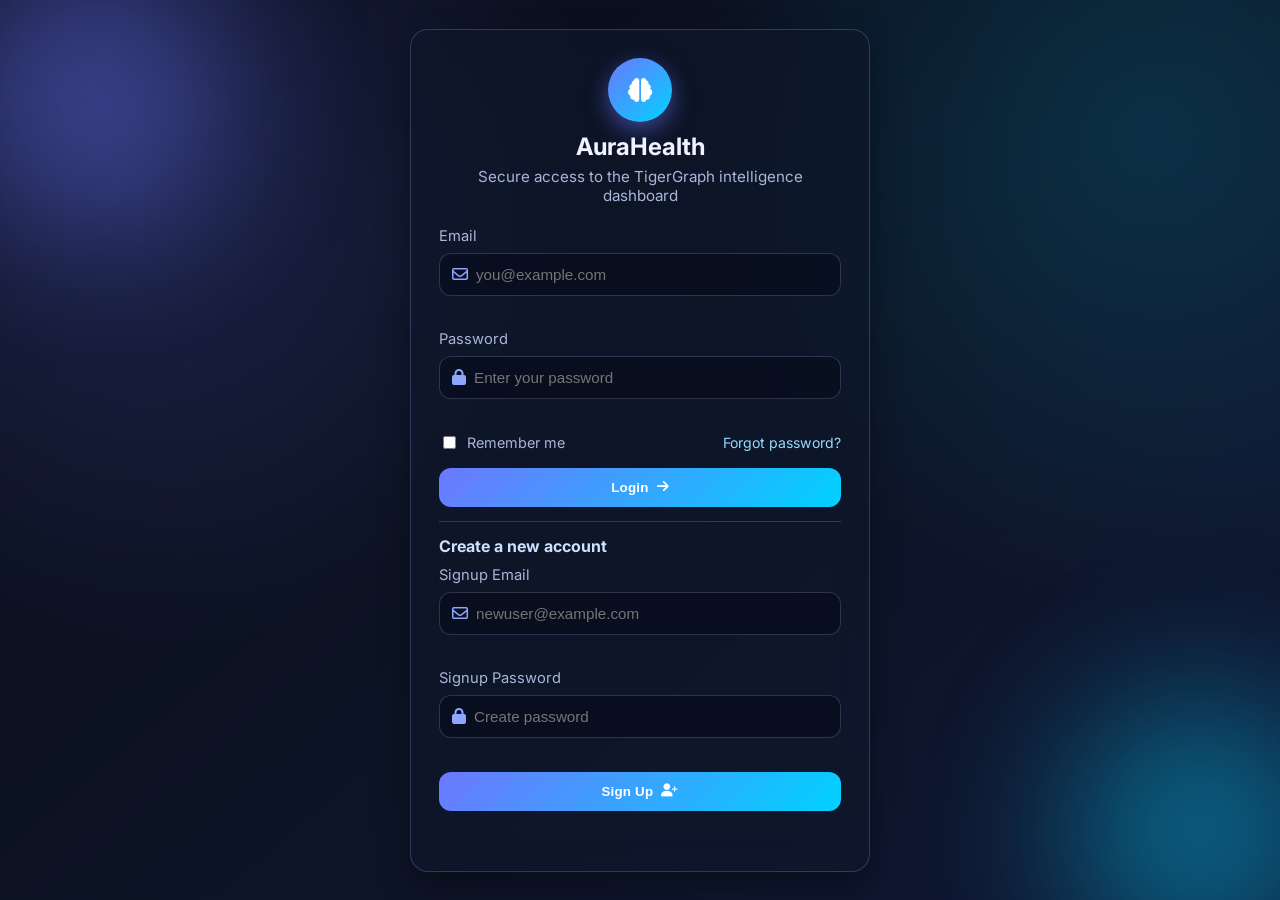
<file: index.html>
<!DOCTYPE html>
<html lang="en">
<head>
  <meta charset="UTF-8">
  <meta name="viewport" content="width=device-width, initial-scale=1.0">
  <title>AuraHealth - Login</title>
  <link rel="preconnect" href="https://fonts.googleapis.com">
  <link rel="preconnect" href="https://fonts.gstatic.com" crossorigin>
  <link href="https://fonts.googleapis.com/css2?family=Inter:wght@400;500;600;700;800&display=swap" rel="stylesheet">
  <link rel="stylesheet" href="https://cdnjs.cloudflare.com/ajax/libs/font-awesome/6.5.2/css/all.min.css">
  <link rel="stylesheet" href="styles.css">
</head>
<body class="login-page">
  <div class="background-blur bg-1"></div>
  <div class="background-blur bg-2"></div>

  <main class="login-wrapper">
    <section class="glass-card login-card">
      <div class="brand-block">
        <div class="brand-icon">
          <i class="fa-solid fa-brain"></i>
        </div>
        <h1>AuraHealth</h1>
        <p>Secure access to the TigerGraph intelligence dashboard</p>
      </div>

      <form id="loginForm" novalidate>
        <div class="form-group">
          <label for="email">Email</label>
          <div class="input-wrap">
            <i class="fa-regular fa-envelope"></i>
            <input type="email" id="email" placeholder="you@example.com" autocomplete="email">
          </div>
          <small class="error-text" id="emailError"></small>
        </div>

        <div class="form-group">
          <label for="password">Password</label>
          <div class="input-wrap">
            <i class="fa-solid fa-lock"></i>
            <input type="password" id="password" placeholder="Enter your password" autocomplete="current-password">
          </div>
          <small class="error-text" id="passwordError"></small>
        </div>

        <div class="form-options">
          <label class="checkbox-wrap">
            <input type="checkbox" id="rememberMe">
            <span>Remember me</span>
          </label>
          <a href="#" class="text-link">Forgot password?</a>
        </div>

        <button type="submit" id="loginBtn" class="btn-primary btn-login">
          <span>Login</span>
          <i class="fa-solid fa-arrow-right"></i>
        </button>
      </form>

      <div style="margin: 14px 0; border-top: 1px solid rgba(153, 175, 255, 0.24);"></div>

      <h3 style="margin: 0 0 10px; font-size: 1rem; color: #cfe0ff;">Create a new account</h3>
      <form id="signupForm" novalidate>
        <div class="form-group">
          <label for="signupEmail">Signup Email</label>
          <div class="input-wrap">
            <i class="fa-regular fa-envelope"></i>
            <input type="email" id="signupEmail" placeholder="newuser@example.com" autocomplete="email">
          </div>
          <small class="error-text" id="signupEmailError"></small>
        </div>

        <div class="form-group">
          <label for="signupPassword">Signup Password</label>
          <div class="input-wrap">
            <i class="fa-solid fa-lock"></i>
            <input type="password" id="signupPassword" placeholder="Create password" autocomplete="new-password">
          </div>
          <small class="error-text" id="signupPasswordError"></small>
        </div>

        <button type="submit" id="signupBtn" class="btn-primary btn-login">
          <span>Sign Up</span>
          <i class="fa-solid fa-user-plus"></i>
        </button>
      </form>

      <div id="authMessage" style="margin-top: 12px; font-size: 0.9rem; min-height: 20px;"></div>
    </section>
  </main>

  <script src="script.js"></script>
</body>
</html>
</file>
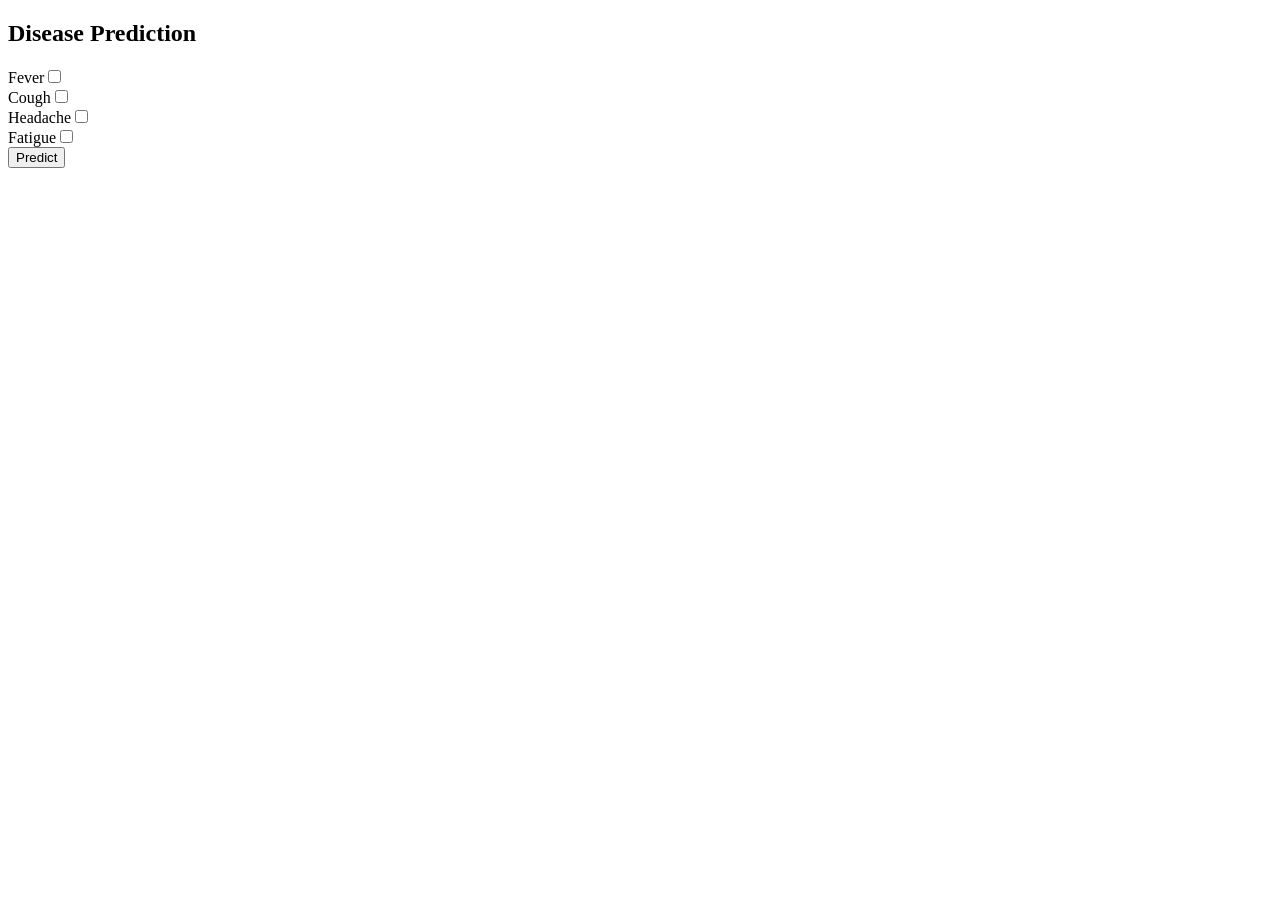
<file: Backend/index.html>
<!DOCTYPE html>
<html>
<head><title>Disease Predictor</title></head>
<body>

<h2>Disease Prediction</h2>

<label>Fever</label><input type="checkbox" id="fever"><br>
<label>Cough</label><input type="checkbox" id="cough"><br>
<label>Headache</label><input type="checkbox" id="headache"><br>
<label>Fatigue</label><input type="checkbox" id="fatigue"><br>

<button onclick="predict()">Predict</button>

<h3 id="result"></h3>

<script>
function predict() {
  let symptoms = [
    document.getElementById("fever").checked ? 1 : 0,
    document.getElementById("cough").checked ? 1 : 0,
    document.getElementById("headache").checked ? 1 : 0,
    document.getElementById("fatigue").checked ? 1 : 0
  ];

  fetch("http://127.0.0.1:5000/predict", {
    method: "POST",
    headers: {"Content-Type": "application/json"},
    body: JSON.stringify({symptoms: symptoms})
  })
  .then(res => res.json())
  .then(data => {
    document.getElementById("result").innerHTML =
      "Disease: " + data.disease + "<br>Drugs: " + JSON.stringify(data.drugs);
  });
}
</script>

</body>
</html>
</file>
<file: styles.css>
:root {
  --bg-dark: #0a0e1a;
  --bg-mid: #11182a;
  --card: rgba(16, 24, 42, 0.62);
  --border: rgba(153, 175, 255, 0.24);
  --text-main: #eef3ff;
  --text-soft: #a8b6d9;
  --accent: #6d77ff;
  --accent-2: #00d2ff;
  --success: #2ecc71;
  --danger: #ff5a7a;
  --radius: 18px;
}

* {
  box-sizing: border-box;
}

body {
  margin: 0;
  font-family: "Inter", sans-serif;
  color: var(--text-main);
  background:
    radial-gradient(circle at 10% 20%, rgba(109, 119, 255, 0.2), transparent 35%),
    radial-gradient(circle at 90% 15%, rgba(0, 210, 255, 0.15), transparent 34%),
    linear-gradient(140deg, #080c18 0%, #0d1425 55%, #101735 100%);
  min-height: 100vh;
}

.background-blur {
  position: fixed;
  width: 260px;
  height: 260px;
  border-radius: 999px;
  filter: blur(80px);
  z-index: -1;
  opacity: 0.45;
}

.bg-1 {
  top: -40px;
  left: -40px;
  background: #6d77ff;
}

.bg-2 {
  bottom: -60px;
  right: -50px;
  background: #00d2ff;
}

.glass-card {
  background: var(--card);
  backdrop-filter: blur(16px);
  border: 1px solid var(--border);
  border-radius: var(--radius);
  box-shadow: 0 14px 32px rgba(0, 0, 0, 0.35);
}

.login-wrapper {
  min-height: 100vh;
  display: grid;
  place-items: center;
  padding: 28px;
}

.login-card {
  width: min(460px, 100%);
  padding: 28px;
}

.brand-block {
  text-align: center;
  margin-bottom: 22px;
}

.brand-icon {
  width: 64px;
  height: 64px;
  margin: 0 auto 10px;
  display: grid;
  place-items: center;
  border-radius: 50%;
  background: linear-gradient(135deg, var(--accent), var(--accent-2));
  color: #fff;
  font-size: 1.5rem;
  box-shadow: 0 8px 22px rgba(109, 119, 255, 0.5);
}

.brand-icon.small {
  width: 44px;
  height: 44px;
  margin: 0;
  font-size: 1rem;
}

.brand-block h1 {
  margin: 0 0 6px;
  font-size: 1.5rem;
}

.brand-block p {
  margin: 0;
  color: var(--text-soft);
  font-size: 0.95rem;
}

.form-group {
  margin-bottom: 14px;
}

.form-group label {
  display: block;
  margin-bottom: 8px;
  font-size: 0.92rem;
  color: var(--text-soft);
}

.input-wrap {
  display: flex;
  align-items: center;
  gap: 8px;
  border: 1px solid rgba(188, 204, 255, 0.2);
  border-radius: 12px;
  background: rgba(4, 10, 23, 0.52);
  padding: 0 12px;
}

.input-wrap i {
  color: #8ea6ff;
}

.input-wrap input {
  flex: 1;
  border: none;
  outline: none;
  background: transparent;
  color: #f2f6ff;
  padding: 12px 0;
  font-size: 0.95rem;
}

.form-options {
  display: flex;
  align-items: center;
  justify-content: space-between;
  margin-bottom: 16px;
}

.checkbox-wrap {
  display: inline-flex;
  align-items: center;
  gap: 8px;
  color: var(--text-soft);
  font-size: 0.9rem;
}

.text-link {
  color: #93dcff;
  text-decoration: none;
  font-size: 0.88rem;
}

.text-link:hover {
  text-decoration: underline;
}

.btn-primary {
  width: 100%;
  border: none;
  border-radius: 12px;
  background: linear-gradient(135deg, var(--accent), var(--accent-2));
  color: #fff;
  font-weight: 700;
  letter-spacing: 0.2px;
  padding: 12px 16px;
  cursor: pointer;
  display: inline-flex;
  align-items: center;
  justify-content: center;
  gap: 8px;
  transition: transform 0.18s ease, box-shadow 0.2s ease;
}

.btn-primary:hover {
  transform: translateY(-1px);
  box-shadow: 0 10px 22px rgba(0, 210, 255, 0.33);
}

.btn-primary:active {
  transform: translateY(0);
}

.error-text {
  display: block;
  min-height: 16px;
  color: #ff96ab;
  font-size: 0.78rem;
  margin-top: 4px;
}

.navbar {
  width: min(1220px, calc(100% - 32px));
  margin: 16px auto 14px;
  padding: 14px 18px;
  display: flex;
  justify-content: space-between;
  align-items: center;
  gap: 18px;
}

.navbar-left {
  display: flex;
  align-items: center;
  gap: 12px;
}

.navbar-left h1 {
  margin: 0;
  font-size: 1.15rem;
}

.navbar-left p {
  margin: 4px 0 0;
  font-size: 0.86rem;
  color: var(--text-soft);
}

.navbar-right {
  display: flex;
  align-items: center;
  gap: 10px;
}

.user-pill {
  display: inline-flex;
  align-items: center;
  gap: 8px;
  background: rgba(91, 110, 175, 0.2);
  border: 1px solid rgba(163, 181, 246, 0.28);
  border-radius: 999px;
  padding: 8px 12px;
  font-size: 0.88rem;
  color: #c9d6fb;
}

.btn-ghost {
  border: 1px solid rgba(255, 255, 255, 0.2);
  background: rgba(255, 255, 255, 0.05);
  color: var(--text-main);
  border-radius: 10px;
  padding: 9px 12px;
  cursor: pointer;
}

.btn-ghost:hover {
  background: rgba(255, 255, 255, 0.1);
}

.dashboard-grid {
  width: min(1220px, calc(100% - 32px));
  margin: 0 auto 26px;
  display: grid;
  grid-template-columns: repeat(12, 1fr);
  gap: 14px;
}

.card {
  padding: 18px;
  min-height: 220px;
}

.input-card {
  grid-column: span 4;
}

.result-card {
  grid-column: span 8;
}

.chart-card {
  grid-column: span 6;
}

.graph-card {
  grid-column: span 6;
}

.card-header h2 {
  margin: 0 0 4px;
  font-size: 1.05rem;
}

.card-header p {
  margin: 0 0 14px;
  color: var(--text-soft);
  font-size: 0.88rem;
}

.feature-list {
  display: grid;
  gap: 10px;
}

.feature-item {
  display: grid;
  grid-template-columns: 82px 1fr 24px;
  align-items: center;
  gap: 8px;
  color: #dce6ff;
  font-size: 0.9rem;
}

.feature-item input[type="range"] {
  accent-color: #8da2ff;
}

.feature-item output {
  text-align: right;
  color: #9dd7ff;
  font-weight: 700;
}

.btn-predict {
  margin-top: 14px;
}

.status-text {
  margin-top: 10px;
  color: #a9b8de;
  font-size: 0.88rem;
}

.result-panel {
  background: rgba(6, 11, 25, 0.56);
  border: 1px solid rgba(152, 172, 239, 0.22);
  border-radius: 12px;
  padding: 14px;
  min-height: 166px;
}

.result-empty {
  color: #99a8ce;
  font-size: 0.92rem;
}

.result-headline {
  margin: 0 0 8px;
  font-size: 1.3rem;
  color: #d8e6ff;
}

.confidence-chip {
  display: inline-flex;
  align-items: center;
  gap: 8px;
  background: rgba(46, 204, 113, 0.14);
  color: #88f1b0;
  border: 1px solid rgba(46, 204, 113, 0.38);
  border-radius: 999px;
  padding: 6px 11px;
  font-size: 0.82rem;
  margin-bottom: 10px;
}

.prediction-list {
  margin: 0;
  padding: 0;
  list-style: none;
  display: grid;
  gap: 6px;
}

.prediction-list li {
  display: flex;
  justify-content: space-between;
  color: #c8d6fb;
  font-size: 0.88rem;
}

.chart-wrap {
  height: 300px;
}

#networkGraph {
  height: 300px;
  border-radius: 12px;
  border: 1px solid rgba(154, 170, 230, 0.25);
  background: rgba(4, 9, 20, 0.44);
}

.loading-overlay {
  position: fixed;
  inset: 0;
  display: flex;
  flex-direction: column;
  align-items: center;
  justify-content: center;
  gap: 12px;
  background: rgba(5, 10, 20, 0.6);
  backdrop-filter: blur(4px);
  z-index: 999;
}

.hidden {
  display: none;
}

.spinner {
  width: 50px;
  height: 50px;
  border: 4px solid rgba(255, 255, 255, 0.22);
  border-top-color: #76cbff;
  border-radius: 50%;
  animation: spin 0.8s linear infinite;
}

@keyframes spin {
  from { transform: rotate(0deg); }
  to { transform: rotate(360deg); }
}

/* Metrics Bar Styling */
.metrics-bar-wrapper {
  width: min(1220px, calc(100% - 32px));
  margin: 0 auto 14px;
}

.metrics-bar {
  display: flex;
  align-items: center;
  justify-content: space-around;
  padding: 12px 24px;
  gap: 20px;
}

.metric-item {
  flex: 1;
  text-align: center;
  position: relative;
}

.metric-label {
  font-size: 0.75rem;
  color: var(--text-soft);
  text-transform: uppercase;
  letter-spacing: 0.8px;
  margin-bottom: 4px;
}

.metric-value {
  font-size: 1.4rem;
  font-weight: 800;
  color: #fff;
  text-shadow: 0 0 10px rgba(255, 255, 255, 0.2);
}

.metric-divider {
  width: 1px;
  height: 30px;
  background: var(--border);
}

.metric-indicator {
  position: absolute;
  bottom: -12px;
  left: 50%;
  transform: translateX(-50%);
  width: 40px;
  height: 3px;
  border-radius: 99px;
  filter: blur(1px);
}

.accuracy-accent { background: var(--success); box-shadow: 0 0 8px var(--success); }
.precision-accent { background: var(--accent-2); box-shadow: 0 0 8px var(--accent-2); }
.model-accent { background: var(--accent); box-shadow: 0 0 8px var(--accent); }

@media (max-width: 768px) {
  .metrics-bar {
    flex-direction: column;
    padding: 20px;
  }
  .metric-divider {
    width: 80%;
    height: 1px;
    margin: 10px 0;
  }
}

@media (max-width: 980px) {
  .input-card,
  .result-card,
  .chart-card,
  .graph-card {
    grid-column: span 12;
  }

  .navbar {
    flex-direction: column;
    align-items: flex-start;
  }

  .navbar-right {
    width: 100%;
    justify-content: space-between;
  }
}
</file>
